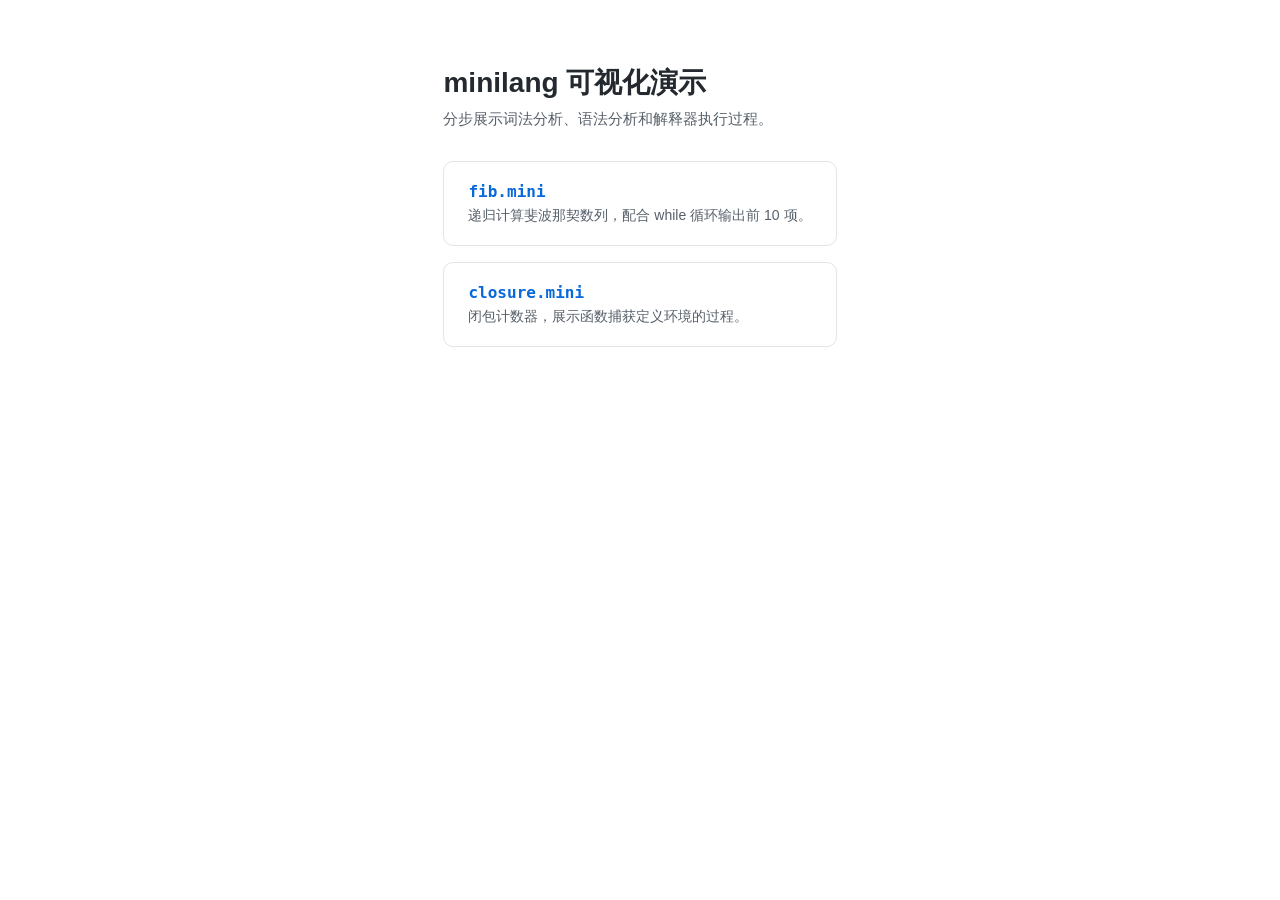
<file: docs/demo/index.html>
<!DOCTYPE html>
<html lang="zh-CN">
<head>
  <meta charset="UTF-8">
  <meta name="viewport" content="width=device-width, initial-scale=1.0">
  <title>minilang 可视化演示</title>
  <link rel="stylesheet" href="style.css">
</head>
<body>
  <main class="example-list">
    <h1>minilang 可视化演示</h1>
    <p>分步展示词法分析、语法分析和解释器执行过程。</p>
    <a class="example-card" href="viewer.html?example=fib">
      <h2>fib.mini</h2>
      <p>递归计算斐波那契数列，配合 while 循环输出前 10 项。</p>
    </a>
    <a class="example-card" href="viewer.html?example=closure">
      <h2>closure.mini</h2>
      <p>闭包计数器，展示函数捕获定义环境的过程。</p>
    </a>
  </main>
</body>
</html>
</file>
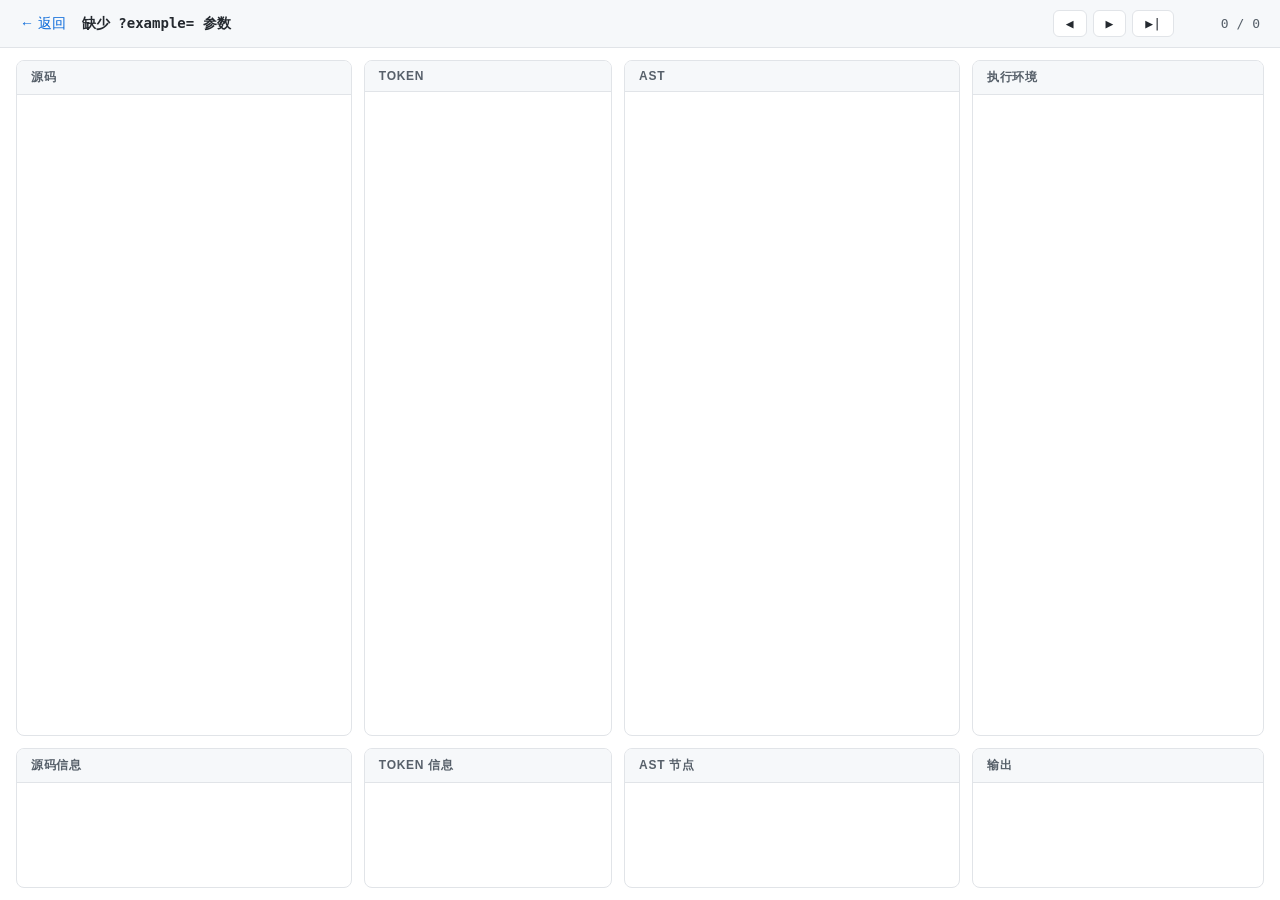
<file: docs/demo/viewer.html>
<!DOCTYPE html>
<html lang="zh-CN">
<head>
  <meta charset="UTF-8">
  <meta name="viewport" content="width=device-width, initial-scale=1.0">
  <title>minilang 查看器</title>
  <link rel="stylesheet" href="style.css">
</head>
<body>
  <header class="toolbar">
    <a class="back" href="index.html">← 返回</a>
    <span id="title" class="title"></span>
    <div class="controls">
      <button id="prev" title="上一步（←）">◀</button>
      <button id="play" title="播放/暂停（空格）">▶</button>
      <button id="next" title="下一步（→）">▶|</button>
      <span id="step-label" class="step-label">0 / 0</span>
    </div>
  </header>
  <main class="viewer">
    <section class="panel" id="panel-source">
      <h2>源码</h2>
      <div id="source" class="source"></div>
    </section>
    <section class="panel" id="panel-tokens">
      <h2>Token</h2>
      <div id="tokens" class="tokens"></div>
    </section>
    <section class="panel" id="panel-ast">
      <h2>AST</h2>
      <div id="ast" class="ast"></div>
    </section>
    <section class="panel" id="panel-env">
      <h2>执行环境</h2>
      <div id="env-state" class="info-content"></div>
    </section>

    <section class="panel panel-info" id="panel-source-info">
      <h2>源码信息</h2>
      <div id="source-info" class="info-content"></div>
    </section>
    <section class="panel panel-info" id="panel-token-info">
      <h2>Token 信息</h2>
      <div id="token-info" class="info-content"></div>
    </section>
    <section class="panel panel-info" id="panel-node-info">
      <h2>AST 节点</h2>
      <div id="node-info" class="info-content"></div>
    </section>
    <section class="panel panel-info" id="panel-output">
      <h2>输出</h2>
      <pre id="output" class="output"></pre>
    </section>
  </main>
  <script src="app.js"></script>
</body>
</html>
</file>
<file: docs/demo/style.css>
:root {
  --bg: #ffffff;
  --panel-bg: #ffffff;
  --panel-border: #e1e4e8;
  --panel-header: #f6f8fa;
  --text: #24292f;
  --text-dim: #57606a;
  --accent: #0969da;
  --accent-bg: #ddf4ff;
  --green: #1a7f37;
  --green-bg: #dafbe1;
  --yellow: #9a6700;
  --yellow-bg: #fff8c5;
  --red: #cf222e;
  --red-bg: #ffebe9;
  --mono: ui-monospace, SFMono-Regular, "SF Mono", Menlo, Consolas, monospace;
}

* { box-sizing: border-box; }
html, body { height: 100%; }
body {
  margin: 0;
  font-family: -apple-system, BlinkMacSystemFont, "Segoe UI", sans-serif;
  background: var(--bg);
  color: var(--text);
  display: flex;
  flex-direction: column;
}

/* 首页 */
.example-list {
  max-width: 760px;
  margin: 64px auto;
  padding: 0 24px;
}
.example-list h1 {
  font-size: 28px;
  margin: 0 0 8px;
  font-weight: 600;
}
.example-list > p {
  color: var(--text-dim);
  margin: 0 0 32px;
  font-size: 15px;
}
.example-card {
  display: block;
  background: var(--panel-bg);
  border: 1px solid var(--panel-border);
  border-radius: 10px;
  padding: 20px 24px;
  margin-bottom: 16px;
  text-decoration: none;
  color: inherit;
  transition: border-color 0.15s, box-shadow 0.15s;
}
.example-card:hover {
  border-color: var(--accent);
  box-shadow: 0 1px 3px rgba(0, 0, 0, 0.06);
}
.example-card h2 {
  margin: 0 0 6px;
  font-size: 16px;
  font-family: var(--mono);
  color: var(--accent);
}
.example-card p {
  margin: 0;
  color: var(--text-dim);
  font-size: 14px;
}

/* 工具栏 */
.toolbar {
  display: flex;
  align-items: center;
  gap: 16px;
  padding: 10px 20px;
  background: var(--panel-header);
  border-bottom: 1px solid var(--panel-border);
  flex-shrink: 0;
}
.toolbar .back {
  color: var(--accent);
  text-decoration: none;
  font-size: 14px;
}
.toolbar .back:hover { text-decoration: underline; }
.toolbar .title {
  font-weight: 600;
  font-family: var(--mono);
  font-size: 14px;
}
.controls {
  margin-left: auto;
  display: flex;
  align-items: center;
  gap: 6px;
}
.controls button {
  padding: 5px 12px;
  border: 1px solid var(--panel-border);
  border-radius: 6px;
  background: #ffffff;
  color: var(--text);
  cursor: pointer;
  font-size: 13px;
  font-family: var(--mono);
  transition: background 0.15s, border-color 0.15s;
}
.controls button:hover:not(:disabled) {
  background: var(--panel-header);
  border-color: var(--accent);
}
.controls button:disabled {
  opacity: 0.4;
  cursor: default;
}
.step-label {
  font-size: 13px;
  color: var(--text-dim);
  font-family: var(--mono);
  min-width: 80px;
  text-align: right;
}

/* 2 行 4 列布局 */
.viewer {
  display: grid;
  grid-template-columns: 1.15fr 0.85fr 1.15fr 1fr;
  grid-template-rows: 1fr auto;
  gap: 12px;
  padding: 12px 16px;
  flex: 1;
  min-height: 0;
}
#panel-source    { grid-column: 1; grid-row: 1; }
#panel-tokens    { grid-column: 2; grid-row: 1; }
#panel-ast       { grid-column: 3; grid-row: 1; }
#panel-env       { grid-column: 4; grid-row: 1; }
#panel-source-info { grid-column: 1; grid-row: 2; }
#panel-token-info  { grid-column: 2; grid-row: 2; }
#panel-node-info   { grid-column: 3; grid-row: 2; }
#panel-output      { grid-column: 4; grid-row: 2; }

.panel {
  background: var(--panel-bg);
  border: 1px solid var(--panel-border);
  border-radius: 8px;
  overflow: hidden;
  min-height: 0;
  display: flex;
  flex-direction: column;
}
.panel h2 {
  margin: 0;
  padding: 8px 14px;
  font-size: 12px;
  font-weight: 600;
  color: var(--text-dim);
  text-transform: uppercase;
  letter-spacing: 0.06em;
  background: var(--panel-header);
  border-bottom: 1px solid var(--panel-border);
  flex-shrink: 0;
}

.panel-info {
  min-height: 140px;
  max-height: 32vh;
}

/* 源码 */
.source {
  font-family: var(--mono);
  font-size: 13px;
  line-height: 1.7;
  white-space: pre-wrap;
  word-break: break-all;
  padding: 10px 14px;
  overflow: auto;
  flex: 1;
  min-height: 0;
}
.source-seg {
  border-radius: 2px;
  cursor: pointer;
  transition: background 0.1s;
}
.source-seg:hover {
  background: var(--panel-header);
}
.source-seg.highlight {
  background: var(--accent-bg);
  box-shadow: inset 0 -1px 0 var(--accent);
}

/* Token */
.tokens {
  display: flex;
  flex-wrap: wrap;
  gap: 4px;
  align-content: flex-start;
  padding: 10px 14px;
  overflow: auto;
  flex: 1;
  min-height: 0;
}
.token {
  padding: 2px 8px;
  border-radius: 4px;
  background: var(--panel-header);
  border: 1px solid var(--panel-border);
  font-family: var(--mono);
  font-size: 12px;
  cursor: pointer;
  transition: background 0.1s, border-color 0.1s;
}
.token:hover {
  border-color: var(--accent);
}
.token.highlight {
  background: var(--accent-bg);
  border-color: var(--accent);
  color: var(--accent);
  font-weight: 600;
}

/* AST */
.ast {
  font-family: var(--mono);
  font-size: 13px;
  line-height: 1.9;
  padding: 10px 14px;
  overflow: auto;
  flex: 1;
  min-height: 0;
}
.ast-label {
  display: inline-block;
  padding: 1px 6px;
  border-radius: 4px;
  cursor: pointer;
  transition: background 0.1s, color 0.1s;
}
.ast-label:hover {
  background: var(--panel-header);
}
.ast-label.ancestor {
  background: var(--panel-header);
  color: var(--text-dim);
}
.ast-label.active {
  background: var(--accent-bg);
  color: var(--accent);
  box-shadow: 0 0 0 1px var(--accent);
}
.ast-children {
  margin-left: 18px;
  border-left: 1px dashed var(--panel-border);
  padding-left: 10px;
}

/* 信息面板 */
.info-content {
  font-family: var(--mono);
  font-size: 13px;
  padding: 10px 14px;
  overflow: auto;
  min-height: 0;
  flex: 1;
}
.info-grid {
  display: grid;
  grid-template-columns: max-content 1fr;
  gap: 3px 14px;
}
.info-key {
  color: var(--accent);
  font-weight: 500;
  white-space: nowrap;
}
.info-value {
  color: var(--text);
  word-break: break-all;
  white-space: pre-wrap;
}
.info-empty {
  color: var(--text-dim);
  font-style: italic;
}
.info-sub {
  margin-top: 10px;
  padding-top: 8px;
  border-top: 1px dashed var(--panel-border);
}
.info-sub-title {
  color: var(--text);
  font-weight: 600;
  margin-bottom: 4px;
}

/* 输出 */
.output {
  margin: 0;
  font-family: var(--mono);
  font-size: 13px;
  padding: 10px 14px;
  min-height: 80px;
  flex: 1;
  overflow: auto;
  white-space: pre-wrap;
}
</file>
